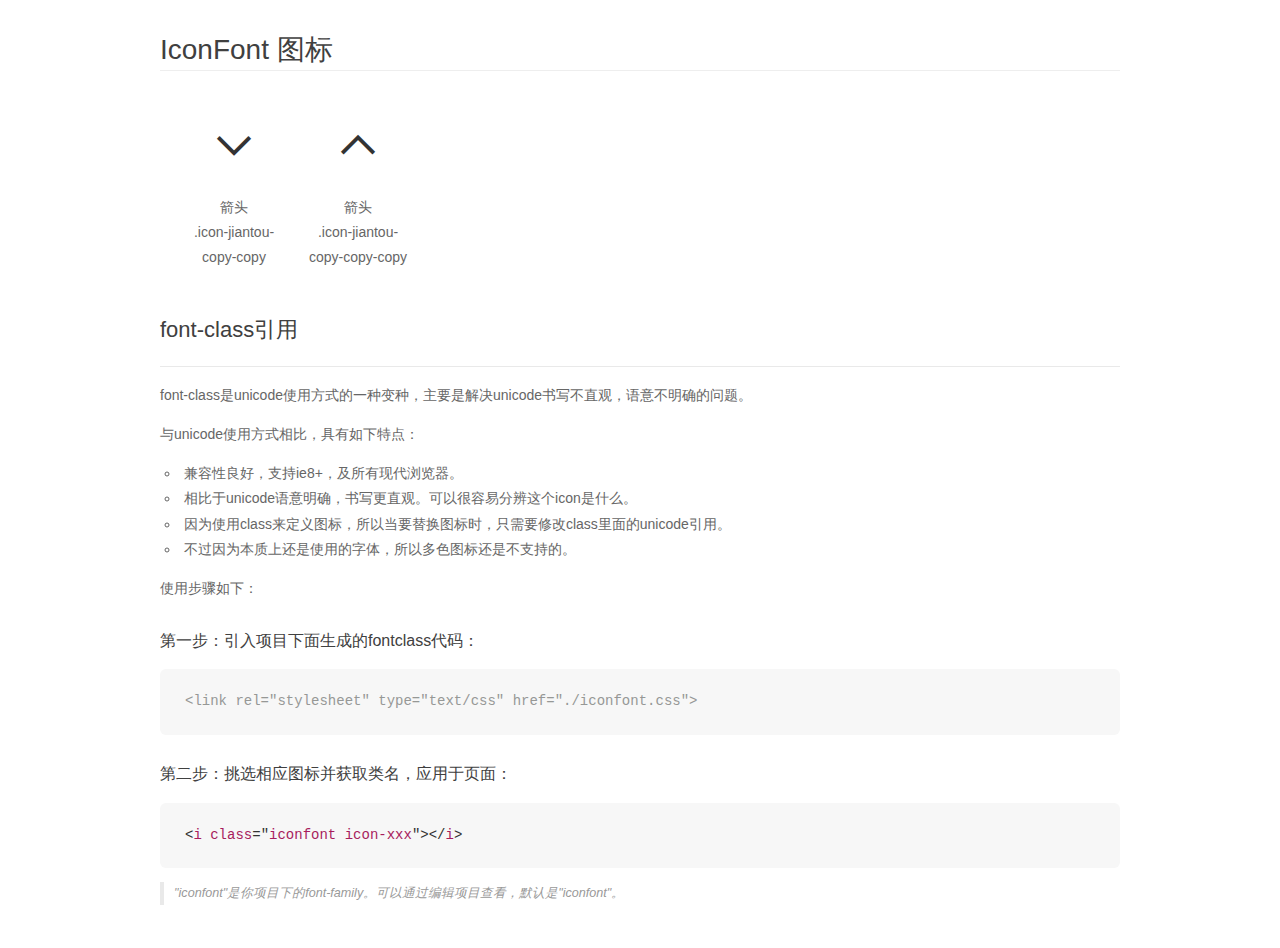
<file: font_jiantou/demo_fontclass.html>
<!DOCTYPE html>
<html>
<head>
    <meta charset="utf-8"/>
    <title>IconFont</title>
    <link rel="stylesheet" href="demo.css">
    <link rel="stylesheet" href="iconfont.css">
</head>
<body>
    <div class="main markdown">
        <h1>IconFont 图标</h1>
        <ul class="icon_lists clear">
            
                <li>
                <i class="icon iconfont icon-jiantou-copy-copy"></i>
                    <div class="name">箭头</div>
                    <div class="fontclass">.icon-jiantou-copy-copy</div>
                </li>
            
                <li>
                <i class="icon iconfont icon-jiantou-copy-copy-copy"></i>
                    <div class="name">箭头</div>
                    <div class="fontclass">.icon-jiantou-copy-copy-copy</div>
                </li>
            
        </ul>

        <h2 id="font-class-">font-class引用</h2>
        <hr>

        <p>font-class是unicode使用方式的一种变种，主要是解决unicode书写不直观，语意不明确的问题。</p>
        <p>与unicode使用方式相比，具有如下特点：</p>
        <ul>
        <li>兼容性良好，支持ie8+，及所有现代浏览器。</li>
        <li>相比于unicode语意明确，书写更直观。可以很容易分辨这个icon是什么。</li>
        <li>因为使用class来定义图标，所以当要替换图标时，只需要修改class里面的unicode引用。</li>
        <li>不过因为本质上还是使用的字体，所以多色图标还是不支持的。</li>
        </ul>
        <p>使用步骤如下：</p>
        <h3 id="-fontclass-">第一步：引入项目下面生成的fontclass代码：</h3>


        <pre><code class="lang-js hljs javascript"><span class="hljs-comment">&lt;link rel="stylesheet" type="text/css" href="./iconfont.css"&gt;</span></code></pre>
        <h3 id="-">第二步：挑选相应图标并获取类名，应用于页面：</h3>
        <pre><code class="lang-css hljs">&lt;<span class="hljs-selector-tag">i</span> <span class="hljs-selector-tag">class</span>="<span class="hljs-selector-tag">iconfont</span> <span class="hljs-selector-tag">icon-xxx</span>"&gt;&lt;/<span class="hljs-selector-tag">i</span>&gt;</code></pre>
        <blockquote>
        <p>"iconfont"是你项目下的font-family。可以通过编辑项目查看，默认是"iconfont"。</p>
        </blockquote>
    </div>
</body>
</html>
</file>
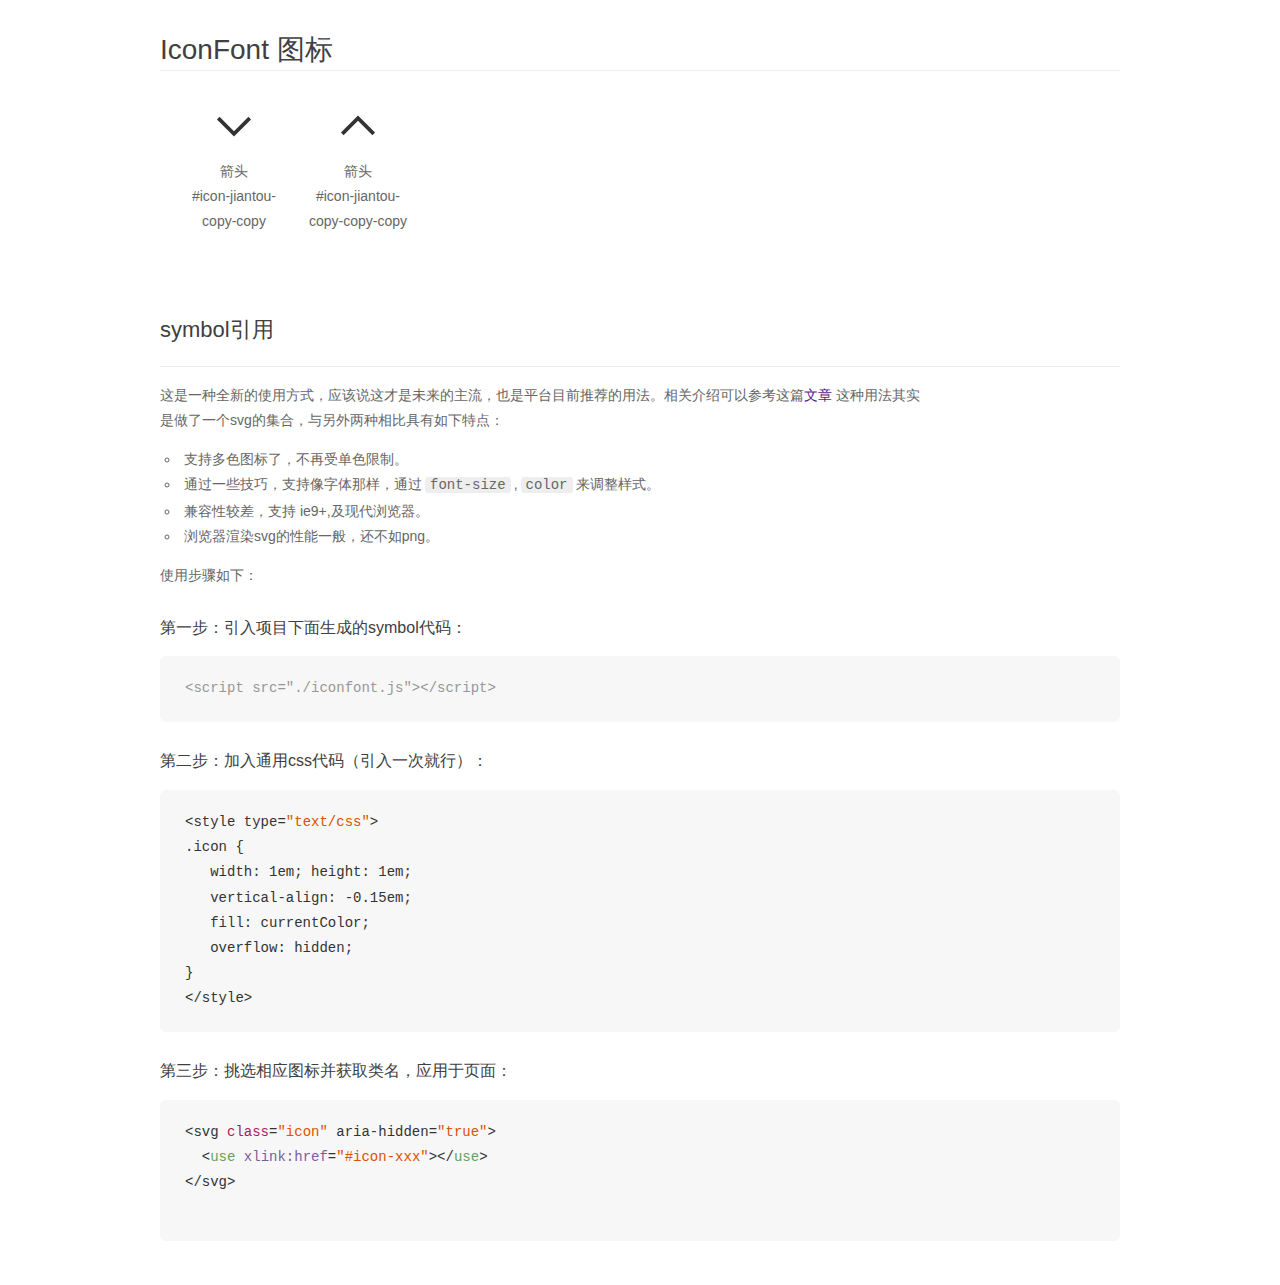
<file: font_jiantou/demo_symbol.html>
<!DOCTYPE html>
<html>
<head>
    <meta charset="utf-8"/>
    <title>IconFont</title>
    <link rel="stylesheet" href="demo.css">
    <script src="iconfont.js"></script>

    <style type="text/css">
        .icon {
          /* 通过设置 font-size 来改变图标大小 */
          width: 1em; height: 1em;
          /* 图标和文字相邻时，垂直对齐 */
          vertical-align: -0.15em;
          /* 通过设置 color 来改变 SVG 的颜色/fill */
          fill: currentColor;
          /* path 和 stroke 溢出 viewBox 部分在 IE 下会显示
             normalize.css 中也包含这行 */
          overflow: hidden;
        }

    </style>
</head>
<body>
    <div class="main markdown">
        <h1>IconFont 图标</h1>
        <ul class="icon_lists clear">
            
                <li>
                    <svg class="icon" aria-hidden="true">
                        <use xlink:href="#icon-jiantou-copy-copy"></use>
                    </svg>
                    <div class="name">箭头</div>
                    <div class="fontclass">#icon-jiantou-copy-copy</div>
                </li>
            
                <li>
                    <svg class="icon" aria-hidden="true">
                        <use xlink:href="#icon-jiantou-copy-copy-copy"></use>
                    </svg>
                    <div class="name">箭头</div>
                    <div class="fontclass">#icon-jiantou-copy-copy-copy</div>
                </li>
            
        </ul>


        <h2 id="symbol-">symbol引用</h2>
        <hr>

        <p>这是一种全新的使用方式，应该说这才是未来的主流，也是平台目前推荐的用法。相关介绍可以参考这篇<a href="">文章</a>
        这种用法其实是做了一个svg的集合，与另外两种相比具有如下特点：</p>
        <ul>
          <li>支持多色图标了，不再受单色限制。</li>
          <li>通过一些技巧，支持像字体那样，通过<code>font-size</code>,<code>color</code>来调整样式。</li>
          <li>兼容性较差，支持 ie9+,及现代浏览器。</li>
          <li>浏览器渲染svg的性能一般，还不如png。</li>
        </ul>
        <p>使用步骤如下：</p>
        <h3 id="-symbol-">第一步：引入项目下面生成的symbol代码：</h3>
        <pre><code class="lang-js hljs javascript"><span class="hljs-comment">&lt;script src="./iconfont.js"&gt;&lt;/script&gt;</span></code></pre>
        <h3 id="-css-">第二步：加入通用css代码（引入一次就行）：</h3>
        <pre><code class="lang-js hljs javascript">&lt;style type=<span class="hljs-string">"text/css"</span>&gt;
.icon {
   width: <span class="hljs-number">1</span>em; height: <span class="hljs-number">1</span>em;
   vertical-align: <span class="hljs-number">-0.15</span>em;
   fill: currentColor;
   overflow: hidden;
}
&lt;<span class="hljs-regexp">/style&gt;</span></code></pre>
        <h3 id="-">第三步：挑选相应图标并获取类名，应用于页面：</h3>
        <pre><code class="lang-js hljs javascript">&lt;svg <span class="hljs-class"><span class="hljs-keyword">class</span></span>=<span class="hljs-string">"icon"</span> aria-hidden=<span class="hljs-string">"true"</span>&gt;<span class="xml"><span class="hljs-tag">
  &lt;<span class="hljs-name">use</span> <span class="hljs-attr">xlink:href</span>=<span class="hljs-string">"#icon-xxx"</span>&gt;</span><span class="hljs-tag">&lt;/<span class="hljs-name">use</span>&gt;</span>
</span>&lt;<span class="hljs-regexp">/svg&gt;
        </span></code></pre>
    </div>
</body>
</html>
</file>
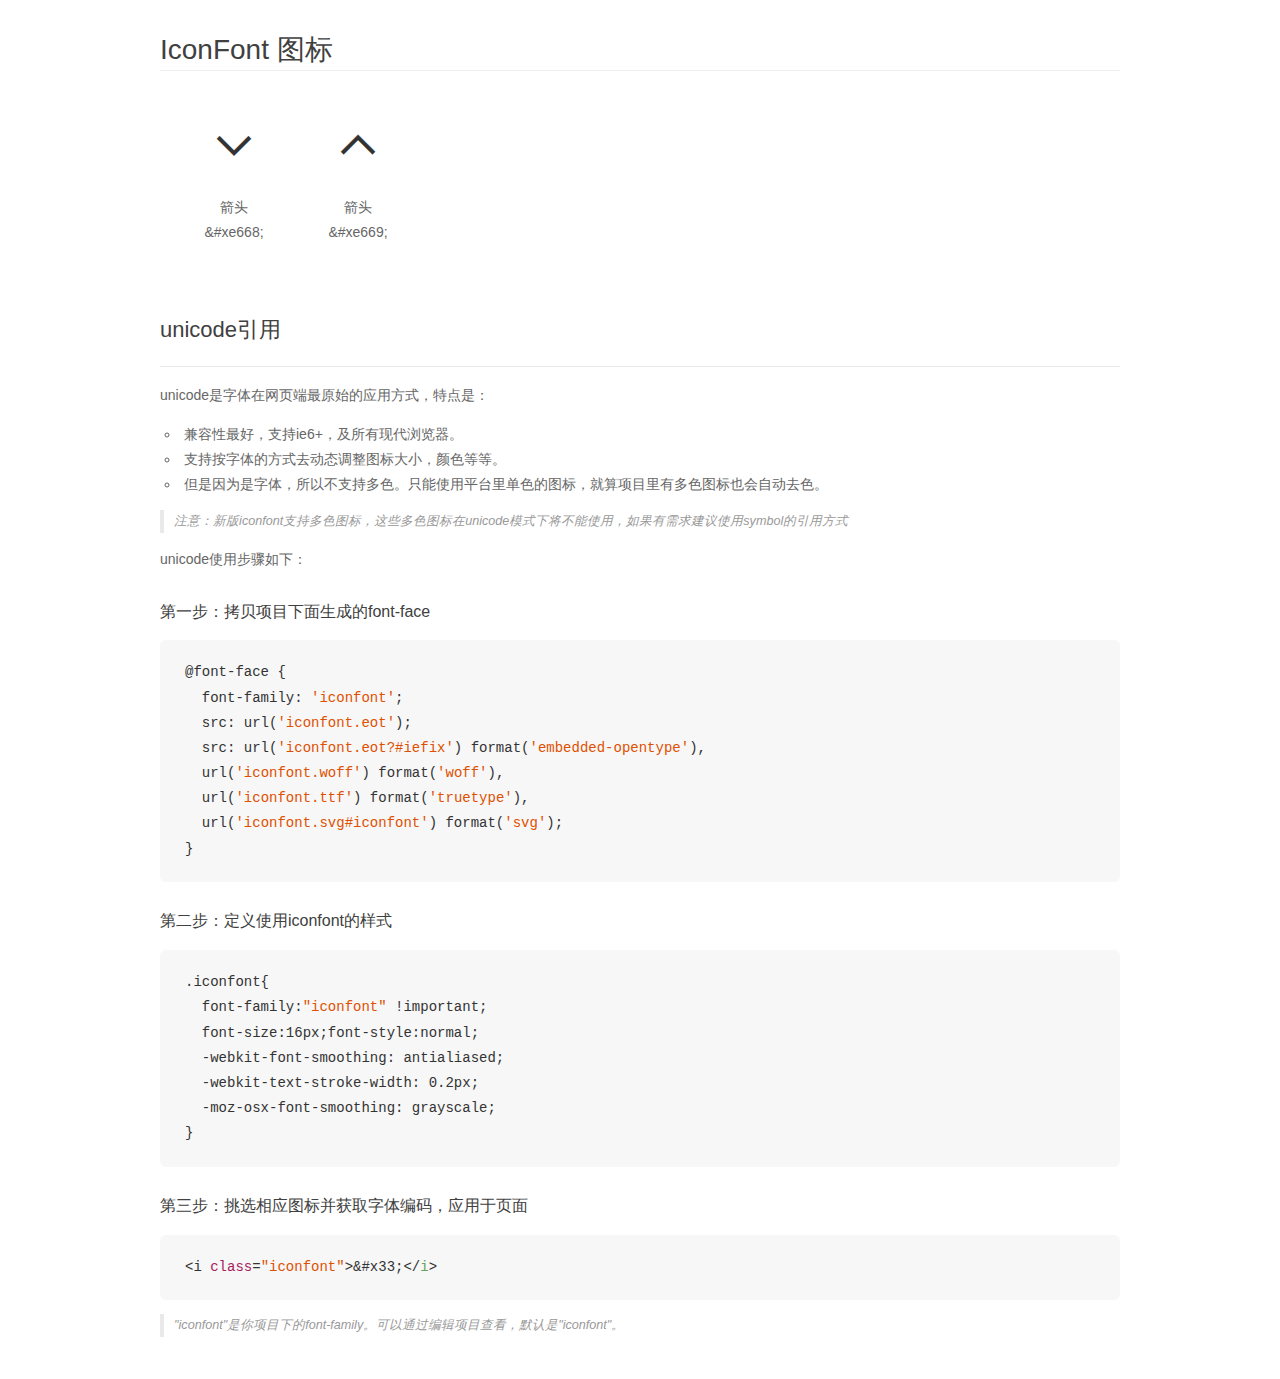
<file: font_jiantou/demo_unicode.html>
<!DOCTYPE html>
<html>
<head>
    <meta charset="utf-8"/>
    <title>IconFont</title>
    <link rel="stylesheet" href="demo.css">

    <style type="text/css">

        @font-face {font-family: "iconfont";
          src: url('iconfont.eot'); /* IE9*/
          src: url('iconfont.eot#iefix') format('embedded-opentype'), /* IE6-IE8 */
          url('iconfont.woff') format('woff'), /* chrome, firefox */
          url('iconfont.ttf') format('truetype'), /* chrome, firefox, opera, Safari, Android, iOS 4.2+*/
          url('iconfont.svg#iconfont') format('svg'); /* iOS 4.1- */
        }

        .iconfont {
          font-family:"iconfont" !important;
          font-size:16px;
          font-style:normal;
          -webkit-font-smoothing: antialiased;
          -webkit-text-stroke-width: 0.2px;
          -moz-osx-font-smoothing: grayscale;
        }

    </style>
</head>
<body>
    <div class="main markdown">
        <h1>IconFont 图标</h1>
        <ul class="icon_lists clear">
            
                <li>
                <i class="icon iconfont">&#xe668;</i>
                    <div class="name">箭头</div>
                    <div class="code">&amp;#xe668;</div>
                </li>
            
                <li>
                <i class="icon iconfont">&#xe669;</i>
                    <div class="name">箭头</div>
                    <div class="code">&amp;#xe669;</div>
                </li>
            
        </ul>
        <h2 id="unicode-">unicode引用</h2>
        <hr>

        <p>unicode是字体在网页端最原始的应用方式，特点是：</p>
        <ul>
        <li>兼容性最好，支持ie6+，及所有现代浏览器。</li>
        <li>支持按字体的方式去动态调整图标大小，颜色等等。</li>
        <li>但是因为是字体，所以不支持多色。只能使用平台里单色的图标，就算项目里有多色图标也会自动去色。</li>
        </ul>
        <blockquote>
        <p>注意：新版iconfont支持多色图标，这些多色图标在unicode模式下将不能使用，如果有需求建议使用symbol的引用方式</p>
        </blockquote>
        <p>unicode使用步骤如下：</p>
        <h3 id="-font-face">第一步：拷贝项目下面生成的font-face</h3>
        <pre><code class="lang-js hljs javascript">@font-face {
  font-family: <span class="hljs-string">'iconfont'</span>;
  src: url(<span class="hljs-string">'iconfont.eot'</span>);
  src: url(<span class="hljs-string">'iconfont.eot?#iefix'</span>) format(<span class="hljs-string">'embedded-opentype'</span>),
  url(<span class="hljs-string">'iconfont.woff'</span>) format(<span class="hljs-string">'woff'</span>),
  url(<span class="hljs-string">'iconfont.ttf'</span>) format(<span class="hljs-string">'truetype'</span>),
  url(<span class="hljs-string">'iconfont.svg#iconfont'</span>) format(<span class="hljs-string">'svg'</span>);
}
</code></pre>
        <h3 id="-iconfont-">第二步：定义使用iconfont的样式</h3>
        <pre><code class="lang-js hljs javascript">.iconfont{
  font-family:<span class="hljs-string">"iconfont"</span> !important;
  font-size:<span class="hljs-number">16</span>px;font-style:normal;
  -webkit-font-smoothing: antialiased;
  -webkit-text-stroke-width: <span class="hljs-number">0.2</span>px;
  -moz-osx-font-smoothing: grayscale;
}
</code></pre>
        <h3 id="-">第三步：挑选相应图标并获取字体编码，应用于页面</h3>
        <pre><code class="lang-js hljs javascript">&lt;i <span class="hljs-class"><span class="hljs-keyword">class</span></span>=<span class="hljs-string">"iconfont"</span>&gt;&amp;#x33;<span class="xml"><span class="hljs-tag">&lt;/<span class="hljs-name">i</span>&gt;</span></span></code></pre>

        <blockquote>
        <p>"iconfont"是你项目下的font-family。可以通过编辑项目查看，默认是"iconfont"。</p>
        </blockquote>
    </div>


</body>
</html>
</file>
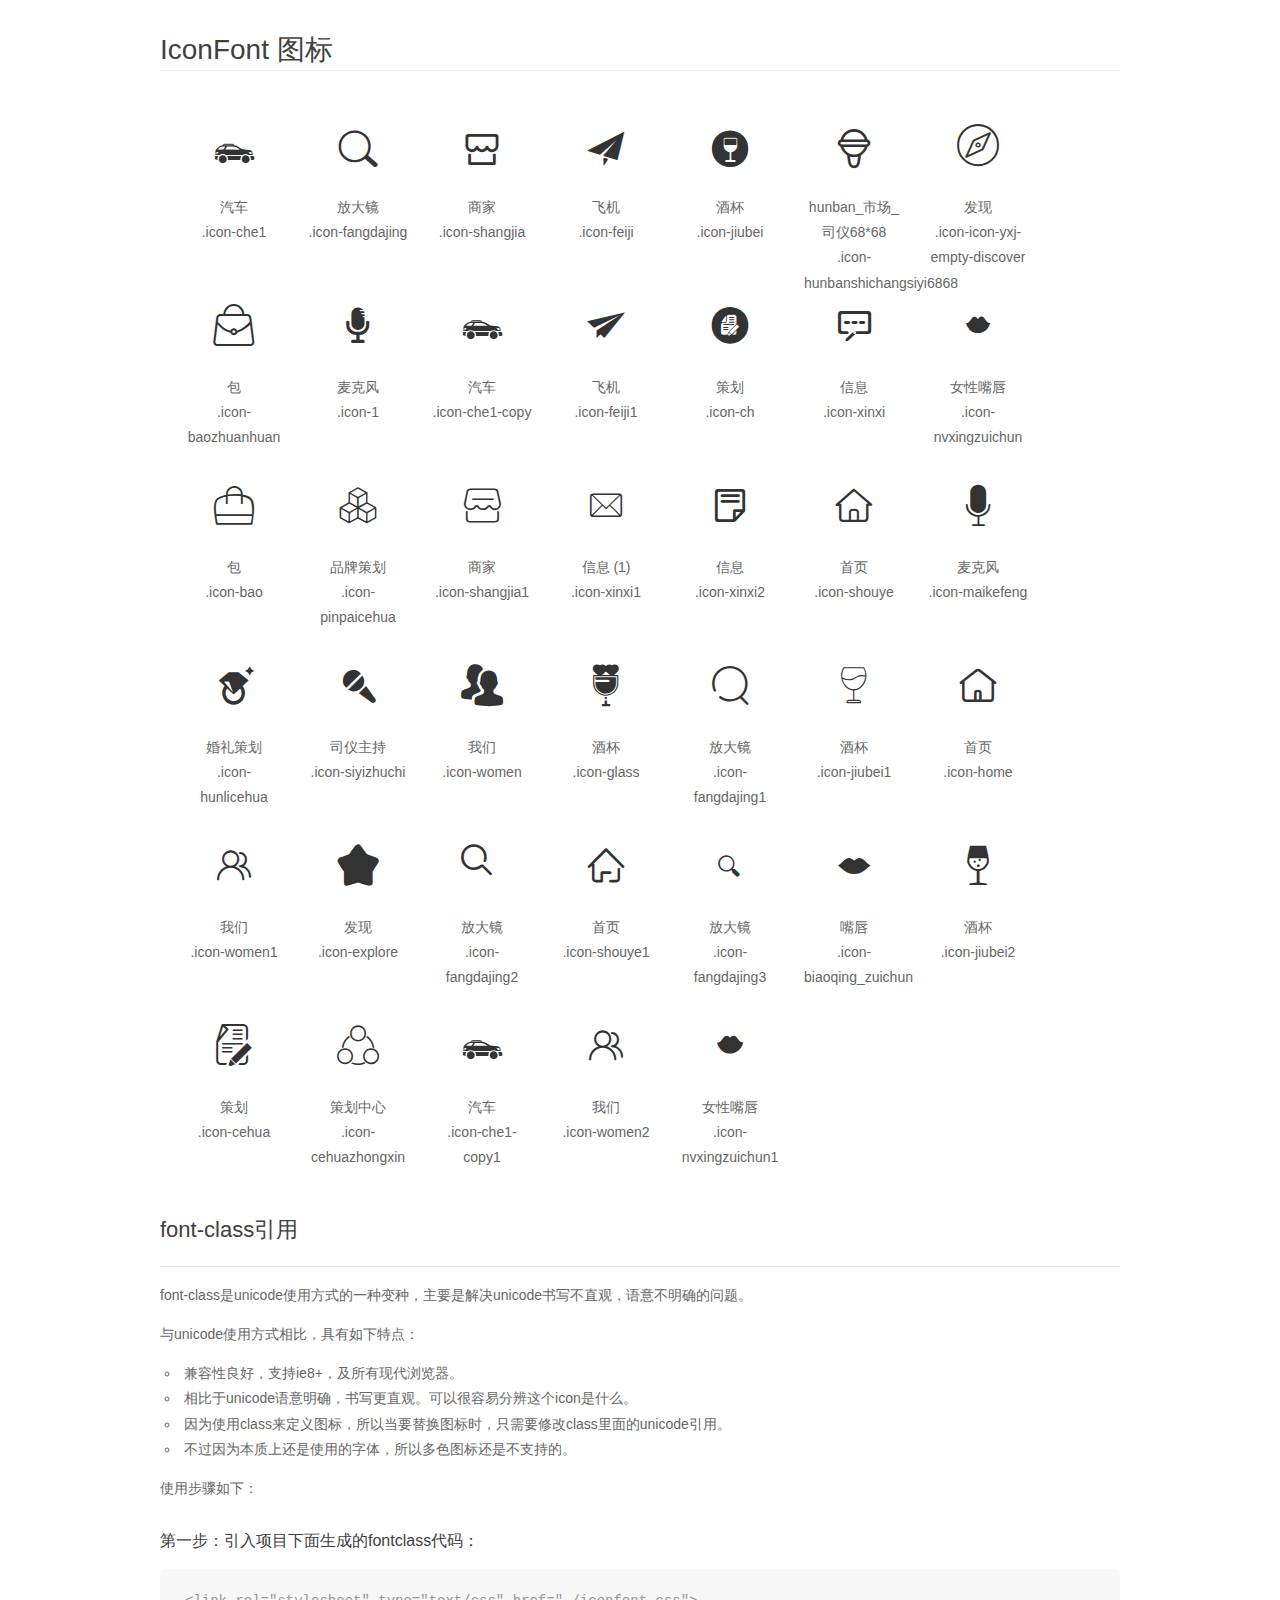
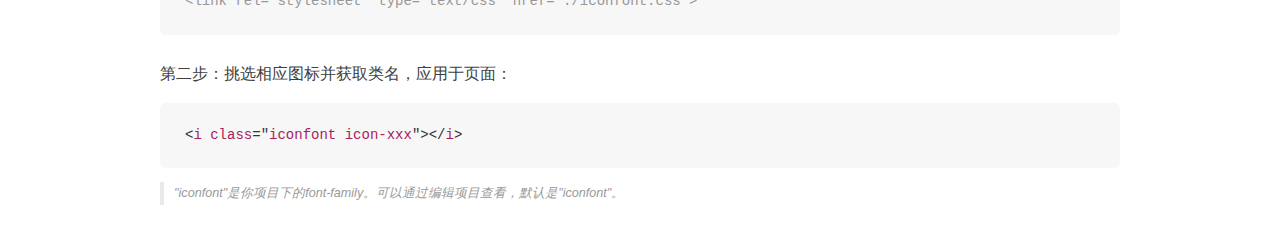
<file: iconfont/demo_fontclass.html>
<!DOCTYPE html>
<html>
<head>
    <meta charset="utf-8"/>
    <title>IconFont</title>
    <link rel="stylesheet" href="demo.css">
    <link rel="stylesheet" href="iconfont.css">
</head>
<body>
    <div class="main markdown">
        <h1>IconFont 图标</h1>
        <ul class="icon_lists clear">
            
                <li>
                <i class="icon iconfont icon-che1"></i>
                    <div class="name">汽车</div>
                    <div class="fontclass">.icon-che1</div>
                </li>
            
                <li>
                <i class="icon iconfont icon-fangdajing"></i>
                    <div class="name">放大镜</div>
                    <div class="fontclass">.icon-fangdajing</div>
                </li>
            
                <li>
                <i class="icon iconfont icon-shangjia"></i>
                    <div class="name">商家</div>
                    <div class="fontclass">.icon-shangjia</div>
                </li>
            
                <li>
                <i class="icon iconfont icon-feiji"></i>
                    <div class="name">飞机</div>
                    <div class="fontclass">.icon-feiji</div>
                </li>
            
                <li>
                <i class="icon iconfont icon-jiubei"></i>
                    <div class="name">酒杯</div>
                    <div class="fontclass">.icon-jiubei</div>
                </li>
            
                <li>
                <i class="icon iconfont icon-hunbanshichangsiyi6868"></i>
                    <div class="name">hunban_市场_司仪68*68</div>
                    <div class="fontclass">.icon-hunbanshichangsiyi6868</div>
                </li>
            
                <li>
                <i class="icon iconfont icon-icon-yxj-empty-discover"></i>
                    <div class="name">发现</div>
                    <div class="fontclass">.icon-icon-yxj-empty-discover</div>
                </li>
            
                <li>
                <i class="icon iconfont icon-baozhuanhuan"></i>
                    <div class="name">包</div>
                    <div class="fontclass">.icon-baozhuanhuan</div>
                </li>
            
                <li>
                <i class="icon iconfont icon-1"></i>
                    <div class="name">麦克风</div>
                    <div class="fontclass">.icon-1</div>
                </li>
            
                <li>
                <i class="icon iconfont icon-che1-copy"></i>
                    <div class="name">汽车</div>
                    <div class="fontclass">.icon-che1-copy</div>
                </li>
            
                <li>
                <i class="icon iconfont icon-feiji1"></i>
                    <div class="name">飞机</div>
                    <div class="fontclass">.icon-feiji1</div>
                </li>
            
                <li>
                <i class="icon iconfont icon-ch"></i>
                    <div class="name">策划</div>
                    <div class="fontclass">.icon-ch</div>
                </li>
            
                <li>
                <i class="icon iconfont icon-xinxi"></i>
                    <div class="name">信息</div>
                    <div class="fontclass">.icon-xinxi</div>
                </li>
            
                <li>
                <i class="icon iconfont icon-nvxingzuichun"></i>
                    <div class="name">女性嘴唇</div>
                    <div class="fontclass">.icon-nvxingzuichun</div>
                </li>
            
                <li>
                <i class="icon iconfont icon-bao"></i>
                    <div class="name">包</div>
                    <div class="fontclass">.icon-bao</div>
                </li>
            
                <li>
                <i class="icon iconfont icon-pinpaicehua"></i>
                    <div class="name">品牌策划</div>
                    <div class="fontclass">.icon-pinpaicehua</div>
                </li>
            
                <li>
                <i class="icon iconfont icon-shangjia1"></i>
                    <div class="name">商家</div>
                    <div class="fontclass">.icon-shangjia1</div>
                </li>
            
                <li>
                <i class="icon iconfont icon-xinxi1"></i>
                    <div class="name">信息 (1)</div>
                    <div class="fontclass">.icon-xinxi1</div>
                </li>
            
                <li>
                <i class="icon iconfont icon-xinxi2"></i>
                    <div class="name">信息</div>
                    <div class="fontclass">.icon-xinxi2</div>
                </li>
            
                <li>
                <i class="icon iconfont icon-shouye"></i>
                    <div class="name">首页</div>
                    <div class="fontclass">.icon-shouye</div>
                </li>
            
                <li>
                <i class="icon iconfont icon-maikefeng"></i>
                    <div class="name">麦克风</div>
                    <div class="fontclass">.icon-maikefeng</div>
                </li>
            
                <li>
                <i class="icon iconfont icon-hunlicehua"></i>
                    <div class="name">婚礼策划</div>
                    <div class="fontclass">.icon-hunlicehua</div>
                </li>
            
                <li>
                <i class="icon iconfont icon-siyizhuchi"></i>
                    <div class="name">司仪主持</div>
                    <div class="fontclass">.icon-siyizhuchi</div>
                </li>
            
                <li>
                <i class="icon iconfont icon-women"></i>
                    <div class="name">我们</div>
                    <div class="fontclass">.icon-women</div>
                </li>
            
                <li>
                <i class="icon iconfont icon-glass"></i>
                    <div class="name">酒杯</div>
                    <div class="fontclass">.icon-glass</div>
                </li>
            
                <li>
                <i class="icon iconfont icon-fangdajing1"></i>
                    <div class="name">放大镜</div>
                    <div class="fontclass">.icon-fangdajing1</div>
                </li>
            
                <li>
                <i class="icon iconfont icon-jiubei1"></i>
                    <div class="name">酒杯</div>
                    <div class="fontclass">.icon-jiubei1</div>
                </li>
            
                <li>
                <i class="icon iconfont icon-home"></i>
                    <div class="name">首页</div>
                    <div class="fontclass">.icon-home</div>
                </li>
            
                <li>
                <i class="icon iconfont icon-women1"></i>
                    <div class="name">我们</div>
                    <div class="fontclass">.icon-women1</div>
                </li>
            
                <li>
                <i class="icon iconfont icon-explore"></i>
                    <div class="name">发现</div>
                    <div class="fontclass">.icon-explore</div>
                </li>
            
                <li>
                <i class="icon iconfont icon-fangdajing2"></i>
                    <div class="name">放大镜</div>
                    <div class="fontclass">.icon-fangdajing2</div>
                </li>
            
                <li>
                <i class="icon iconfont icon-shouye1"></i>
                    <div class="name">首页</div>
                    <div class="fontclass">.icon-shouye1</div>
                </li>
            
                <li>
                <i class="icon iconfont icon-fangdajing3"></i>
                    <div class="name">放大镜</div>
                    <div class="fontclass">.icon-fangdajing3</div>
                </li>
            
                <li>
                <i class="icon iconfont icon-biaoqing_zuichun"></i>
                    <div class="name">嘴唇</div>
                    <div class="fontclass">.icon-biaoqing_zuichun</div>
                </li>
            
                <li>
                <i class="icon iconfont icon-jiubei2"></i>
                    <div class="name">酒杯</div>
                    <div class="fontclass">.icon-jiubei2</div>
                </li>
            
                <li>
                <i class="icon iconfont icon-cehua"></i>
                    <div class="name">策划</div>
                    <div class="fontclass">.icon-cehua</div>
                </li>
            
                <li>
                <i class="icon iconfont icon-cehuazhongxin"></i>
                    <div class="name">策划中心</div>
                    <div class="fontclass">.icon-cehuazhongxin</div>
                </li>
            
                <li>
                <i class="icon iconfont icon-che1-copy1"></i>
                    <div class="name">汽车</div>
                    <div class="fontclass">.icon-che1-copy1</div>
                </li>
            
                <li>
                <i class="icon iconfont icon-women2"></i>
                    <div class="name">我们</div>
                    <div class="fontclass">.icon-women2</div>
                </li>
            
                <li>
                <i class="icon iconfont icon-nvxingzuichun1"></i>
                    <div class="name">女性嘴唇</div>
                    <div class="fontclass">.icon-nvxingzuichun1</div>
                </li>
            
        </ul>

        <h2 id="font-class-">font-class引用</h2>
        <hr>

        <p>font-class是unicode使用方式的一种变种，主要是解决unicode书写不直观，语意不明确的问题。</p>
        <p>与unicode使用方式相比，具有如下特点：</p>
        <ul>
        <li>兼容性良好，支持ie8+，及所有现代浏览器。</li>
        <li>相比于unicode语意明确，书写更直观。可以很容易分辨这个icon是什么。</li>
        <li>因为使用class来定义图标，所以当要替换图标时，只需要修改class里面的unicode引用。</li>
        <li>不过因为本质上还是使用的字体，所以多色图标还是不支持的。</li>
        </ul>
        <p>使用步骤如下：</p>
        <h3 id="-fontclass-">第一步：引入项目下面生成的fontclass代码：</h3>


        <pre><code class="lang-js hljs javascript"><span class="hljs-comment">&lt;link rel="stylesheet" type="text/css" href="./iconfont.css"&gt;</span></code></pre>
        <h3 id="-">第二步：挑选相应图标并获取类名，应用于页面：</h3>
        <pre><code class="lang-css hljs">&lt;<span class="hljs-selector-tag">i</span> <span class="hljs-selector-tag">class</span>="<span class="hljs-selector-tag">iconfont</span> <span class="hljs-selector-tag">icon-xxx</span>"&gt;&lt;/<span class="hljs-selector-tag">i</span>&gt;</code></pre>
        <blockquote>
        <p>"iconfont"是你项目下的font-family。可以通过编辑项目查看，默认是"iconfont"。</p>
        </blockquote>
    </div>
</body>
</html>
</file>
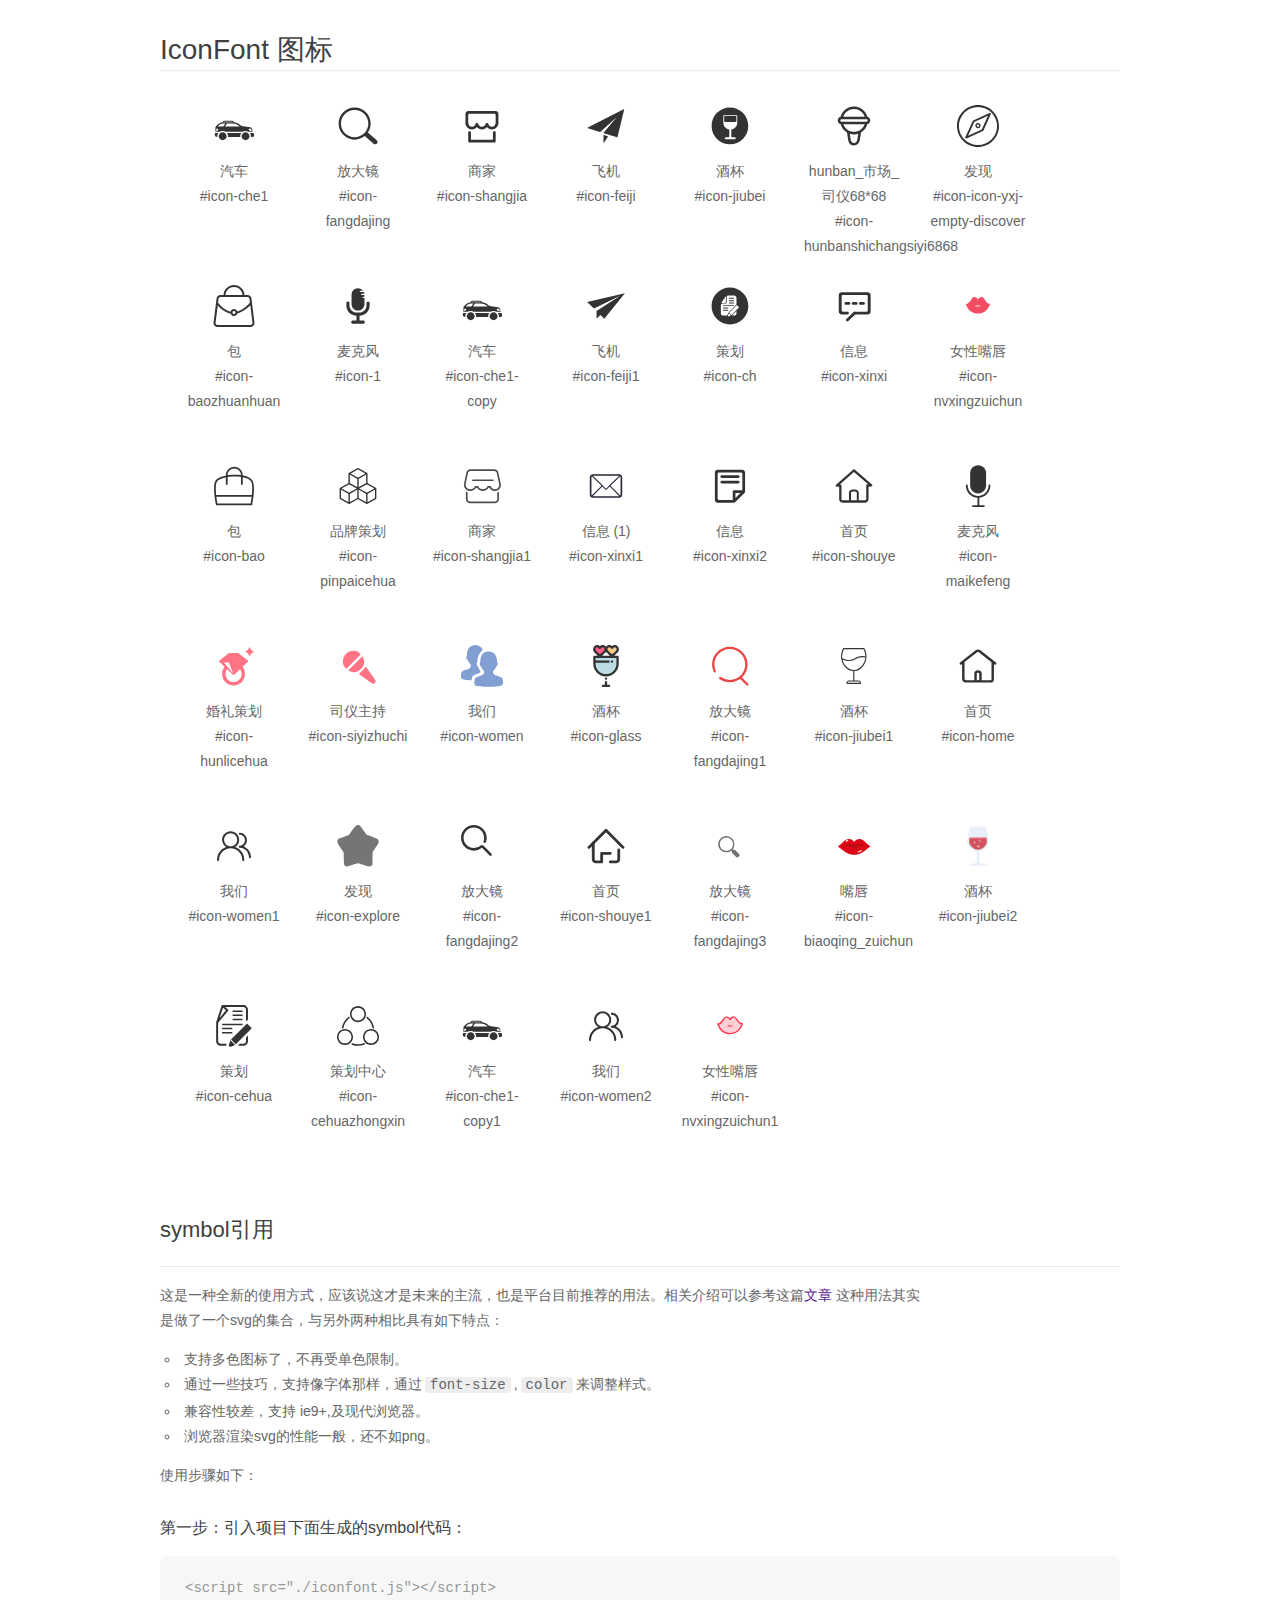
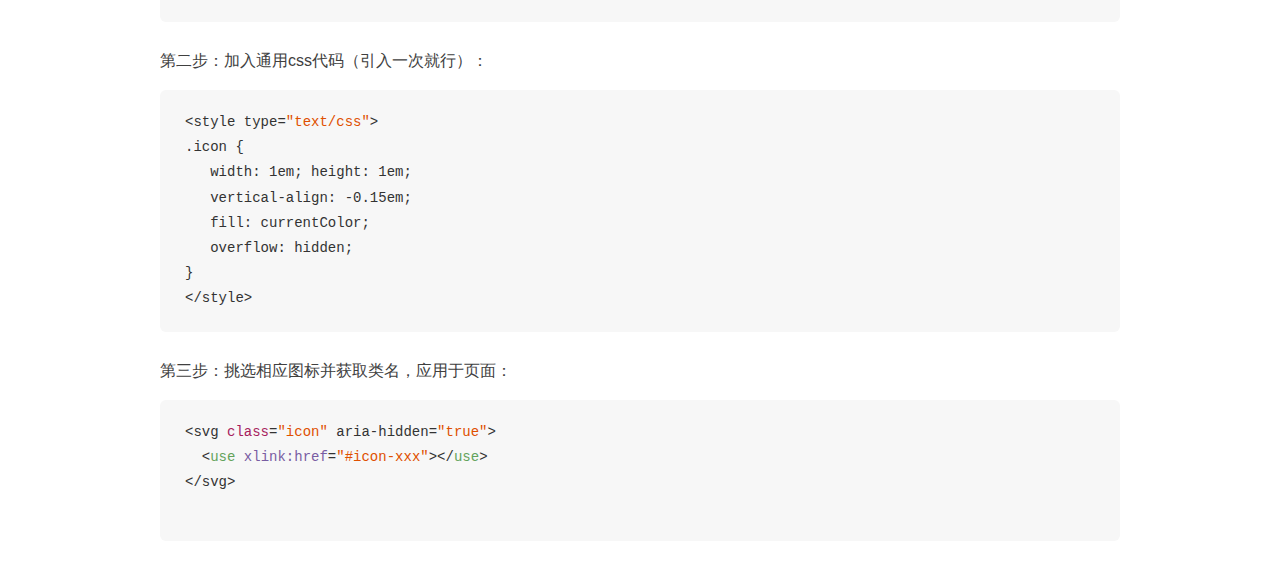
<file: iconfont/demo_symbol.html>
<!DOCTYPE html>
<html>
<head>
    <meta charset="utf-8"/>
    <title>IconFont</title>
    <link rel="stylesheet" href="demo.css">
    <script src="iconfont.js"></script>

    <style type="text/css">
        .icon {
          /* 通过设置 font-size 来改变图标大小 */
          width: 1em; height: 1em;
          /* 图标和文字相邻时，垂直对齐 */
          vertical-align: -0.15em;
          /* 通过设置 color 来改变 SVG 的颜色/fill */
          fill: currentColor;
          /* path 和 stroke 溢出 viewBox 部分在 IE 下会显示
             normalize.css 中也包含这行 */
          overflow: hidden;
        }

    </style>
</head>
<body>
    <div class="main markdown">
        <h1>IconFont 图标</h1>
        <ul class="icon_lists clear">
            
                <li>
                    <svg class="icon" aria-hidden="true">
                        <use xlink:href="#icon-che1"></use>
                    </svg>
                    <div class="name">汽车</div>
                    <div class="fontclass">#icon-che1</div>
                </li>
            
                <li>
                    <svg class="icon" aria-hidden="true">
                        <use xlink:href="#icon-fangdajing"></use>
                    </svg>
                    <div class="name">放大镜</div>
                    <div class="fontclass">#icon-fangdajing</div>
                </li>
            
                <li>
                    <svg class="icon" aria-hidden="true">
                        <use xlink:href="#icon-shangjia"></use>
                    </svg>
                    <div class="name">商家</div>
                    <div class="fontclass">#icon-shangjia</div>
                </li>
            
                <li>
                    <svg class="icon" aria-hidden="true">
                        <use xlink:href="#icon-feiji"></use>
                    </svg>
                    <div class="name">飞机</div>
                    <div class="fontclass">#icon-feiji</div>
                </li>
            
                <li>
                    <svg class="icon" aria-hidden="true">
                        <use xlink:href="#icon-jiubei"></use>
                    </svg>
                    <div class="name">酒杯</div>
                    <div class="fontclass">#icon-jiubei</div>
                </li>
            
                <li>
                    <svg class="icon" aria-hidden="true">
                        <use xlink:href="#icon-hunbanshichangsiyi6868"></use>
                    </svg>
                    <div class="name">hunban_市场_司仪68*68</div>
                    <div class="fontclass">#icon-hunbanshichangsiyi6868</div>
                </li>
            
                <li>
                    <svg class="icon" aria-hidden="true">
                        <use xlink:href="#icon-icon-yxj-empty-discover"></use>
                    </svg>
                    <div class="name">发现</div>
                    <div class="fontclass">#icon-icon-yxj-empty-discover</div>
                </li>
            
                <li>
                    <svg class="icon" aria-hidden="true">
                        <use xlink:href="#icon-baozhuanhuan"></use>
                    </svg>
                    <div class="name">包</div>
                    <div class="fontclass">#icon-baozhuanhuan</div>
                </li>
            
                <li>
                    <svg class="icon" aria-hidden="true">
                        <use xlink:href="#icon-1"></use>
                    </svg>
                    <div class="name">麦克风</div>
                    <div class="fontclass">#icon-1</div>
                </li>
            
                <li>
                    <svg class="icon" aria-hidden="true">
                        <use xlink:href="#icon-che1-copy"></use>
                    </svg>
                    <div class="name">汽车</div>
                    <div class="fontclass">#icon-che1-copy</div>
                </li>
            
                <li>
                    <svg class="icon" aria-hidden="true">
                        <use xlink:href="#icon-feiji1"></use>
                    </svg>
                    <div class="name">飞机</div>
                    <div class="fontclass">#icon-feiji1</div>
                </li>
            
                <li>
                    <svg class="icon" aria-hidden="true">
                        <use xlink:href="#icon-ch"></use>
                    </svg>
                    <div class="name">策划</div>
                    <div class="fontclass">#icon-ch</div>
                </li>
            
                <li>
                    <svg class="icon" aria-hidden="true">
                        <use xlink:href="#icon-xinxi"></use>
                    </svg>
                    <div class="name">信息</div>
                    <div class="fontclass">#icon-xinxi</div>
                </li>
            
                <li>
                    <svg class="icon" aria-hidden="true">
                        <use xlink:href="#icon-nvxingzuichun"></use>
                    </svg>
                    <div class="name">女性嘴唇</div>
                    <div class="fontclass">#icon-nvxingzuichun</div>
                </li>
            
                <li>
                    <svg class="icon" aria-hidden="true">
                        <use xlink:href="#icon-bao"></use>
                    </svg>
                    <div class="name">包</div>
                    <div class="fontclass">#icon-bao</div>
                </li>
            
                <li>
                    <svg class="icon" aria-hidden="true">
                        <use xlink:href="#icon-pinpaicehua"></use>
                    </svg>
                    <div class="name">品牌策划</div>
                    <div class="fontclass">#icon-pinpaicehua</div>
                </li>
            
                <li>
                    <svg class="icon" aria-hidden="true">
                        <use xlink:href="#icon-shangjia1"></use>
                    </svg>
                    <div class="name">商家</div>
                    <div class="fontclass">#icon-shangjia1</div>
                </li>
            
                <li>
                    <svg class="icon" aria-hidden="true">
                        <use xlink:href="#icon-xinxi1"></use>
                    </svg>
                    <div class="name">信息 (1)</div>
                    <div class="fontclass">#icon-xinxi1</div>
                </li>
            
                <li>
                    <svg class="icon" aria-hidden="true">
                        <use xlink:href="#icon-xinxi2"></use>
                    </svg>
                    <div class="name">信息</div>
                    <div class="fontclass">#icon-xinxi2</div>
                </li>
            
                <li>
                    <svg class="icon" aria-hidden="true">
                        <use xlink:href="#icon-shouye"></use>
                    </svg>
                    <div class="name">首页</div>
                    <div class="fontclass">#icon-shouye</div>
                </li>
            
                <li>
                    <svg class="icon" aria-hidden="true">
                        <use xlink:href="#icon-maikefeng"></use>
                    </svg>
                    <div class="name">麦克风</div>
                    <div class="fontclass">#icon-maikefeng</div>
                </li>
            
                <li>
                    <svg class="icon" aria-hidden="true">
                        <use xlink:href="#icon-hunlicehua"></use>
                    </svg>
                    <div class="name">婚礼策划</div>
                    <div class="fontclass">#icon-hunlicehua</div>
                </li>
            
                <li>
                    <svg class="icon" aria-hidden="true">
                        <use xlink:href="#icon-siyizhuchi"></use>
                    </svg>
                    <div class="name">司仪主持</div>
                    <div class="fontclass">#icon-siyizhuchi</div>
                </li>
            
                <li>
                    <svg class="icon" aria-hidden="true">
                        <use xlink:href="#icon-women"></use>
                    </svg>
                    <div class="name">我们</div>
                    <div class="fontclass">#icon-women</div>
                </li>
            
                <li>
                    <svg class="icon" aria-hidden="true">
                        <use xlink:href="#icon-glass"></use>
                    </svg>
                    <div class="name">酒杯</div>
                    <div class="fontclass">#icon-glass</div>
                </li>
            
                <li>
                    <svg class="icon" aria-hidden="true">
                        <use xlink:href="#icon-fangdajing1"></use>
                    </svg>
                    <div class="name">放大镜</div>
                    <div class="fontclass">#icon-fangdajing1</div>
                </li>
            
                <li>
                    <svg class="icon" aria-hidden="true">
                        <use xlink:href="#icon-jiubei1"></use>
                    </svg>
                    <div class="name">酒杯</div>
                    <div class="fontclass">#icon-jiubei1</div>
                </li>
            
                <li>
                    <svg class="icon" aria-hidden="true">
                        <use xlink:href="#icon-home"></use>
                    </svg>
                    <div class="name">首页</div>
                    <div class="fontclass">#icon-home</div>
                </li>
            
                <li>
                    <svg class="icon" aria-hidden="true">
                        <use xlink:href="#icon-women1"></use>
                    </svg>
                    <div class="name">我们</div>
                    <div class="fontclass">#icon-women1</div>
                </li>
            
                <li>
                    <svg class="icon" aria-hidden="true">
                        <use xlink:href="#icon-explore"></use>
                    </svg>
                    <div class="name">发现</div>
                    <div class="fontclass">#icon-explore</div>
                </li>
            
                <li>
                    <svg class="icon" aria-hidden="true">
                        <use xlink:href="#icon-fangdajing2"></use>
                    </svg>
                    <div class="name">放大镜</div>
                    <div class="fontclass">#icon-fangdajing2</div>
                </li>
            
                <li>
                    <svg class="icon" aria-hidden="true">
                        <use xlink:href="#icon-shouye1"></use>
                    </svg>
                    <div class="name">首页</div>
                    <div class="fontclass">#icon-shouye1</div>
                </li>
            
                <li>
                    <svg class="icon" aria-hidden="true">
                        <use xlink:href="#icon-fangdajing3"></use>
                    </svg>
                    <div class="name">放大镜</div>
                    <div class="fontclass">#icon-fangdajing3</div>
                </li>
            
                <li>
                    <svg class="icon" aria-hidden="true">
                        <use xlink:href="#icon-biaoqing_zuichun"></use>
                    </svg>
                    <div class="name">嘴唇</div>
                    <div class="fontclass">#icon-biaoqing_zuichun</div>
                </li>
            
                <li>
                    <svg class="icon" aria-hidden="true">
                        <use xlink:href="#icon-jiubei2"></use>
                    </svg>
                    <div class="name">酒杯</div>
                    <div class="fontclass">#icon-jiubei2</div>
                </li>
            
                <li>
                    <svg class="icon" aria-hidden="true">
                        <use xlink:href="#icon-cehua"></use>
                    </svg>
                    <div class="name">策划</div>
                    <div class="fontclass">#icon-cehua</div>
                </li>
            
                <li>
                    <svg class="icon" aria-hidden="true">
                        <use xlink:href="#icon-cehuazhongxin"></use>
                    </svg>
                    <div class="name">策划中心</div>
                    <div class="fontclass">#icon-cehuazhongxin</div>
                </li>
            
                <li>
                    <svg class="icon" aria-hidden="true">
                        <use xlink:href="#icon-che1-copy1"></use>
                    </svg>
                    <div class="name">汽车</div>
                    <div class="fontclass">#icon-che1-copy1</div>
                </li>
            
                <li>
                    <svg class="icon" aria-hidden="true">
                        <use xlink:href="#icon-women2"></use>
                    </svg>
                    <div class="name">我们</div>
                    <div class="fontclass">#icon-women2</div>
                </li>
            
                <li>
                    <svg class="icon" aria-hidden="true">
                        <use xlink:href="#icon-nvxingzuichun1"></use>
                    </svg>
                    <div class="name">女性嘴唇</div>
                    <div class="fontclass">#icon-nvxingzuichun1</div>
                </li>
            
        </ul>


        <h2 id="symbol-">symbol引用</h2>
        <hr>

        <p>这是一种全新的使用方式，应该说这才是未来的主流，也是平台目前推荐的用法。相关介绍可以参考这篇<a href="">文章</a>
        这种用法其实是做了一个svg的集合，与另外两种相比具有如下特点：</p>
        <ul>
          <li>支持多色图标了，不再受单色限制。</li>
          <li>通过一些技巧，支持像字体那样，通过<code>font-size</code>,<code>color</code>来调整样式。</li>
          <li>兼容性较差，支持 ie9+,及现代浏览器。</li>
          <li>浏览器渲染svg的性能一般，还不如png。</li>
        </ul>
        <p>使用步骤如下：</p>
        <h3 id="-symbol-">第一步：引入项目下面生成的symbol代码：</h3>
        <pre><code class="lang-js hljs javascript"><span class="hljs-comment">&lt;script src="./iconfont.js"&gt;&lt;/script&gt;</span></code></pre>
        <h3 id="-css-">第二步：加入通用css代码（引入一次就行）：</h3>
        <pre><code class="lang-js hljs javascript">&lt;style type=<span class="hljs-string">"text/css"</span>&gt;
.icon {
   width: <span class="hljs-number">1</span>em; height: <span class="hljs-number">1</span>em;
   vertical-align: <span class="hljs-number">-0.15</span>em;
   fill: currentColor;
   overflow: hidden;
}
&lt;<span class="hljs-regexp">/style&gt;</span></code></pre>
        <h3 id="-">第三步：挑选相应图标并获取类名，应用于页面：</h3>
        <pre><code class="lang-js hljs javascript">&lt;svg <span class="hljs-class"><span class="hljs-keyword">class</span></span>=<span class="hljs-string">"icon"</span> aria-hidden=<span class="hljs-string">"true"</span>&gt;<span class="xml"><span class="hljs-tag">
  &lt;<span class="hljs-name">use</span> <span class="hljs-attr">xlink:href</span>=<span class="hljs-string">"#icon-xxx"</span>&gt;</span><span class="hljs-tag">&lt;/<span class="hljs-name">use</span>&gt;</span>
</span>&lt;<span class="hljs-regexp">/svg&gt;
        </span></code></pre>
    </div>
</body>
</html>
</file>
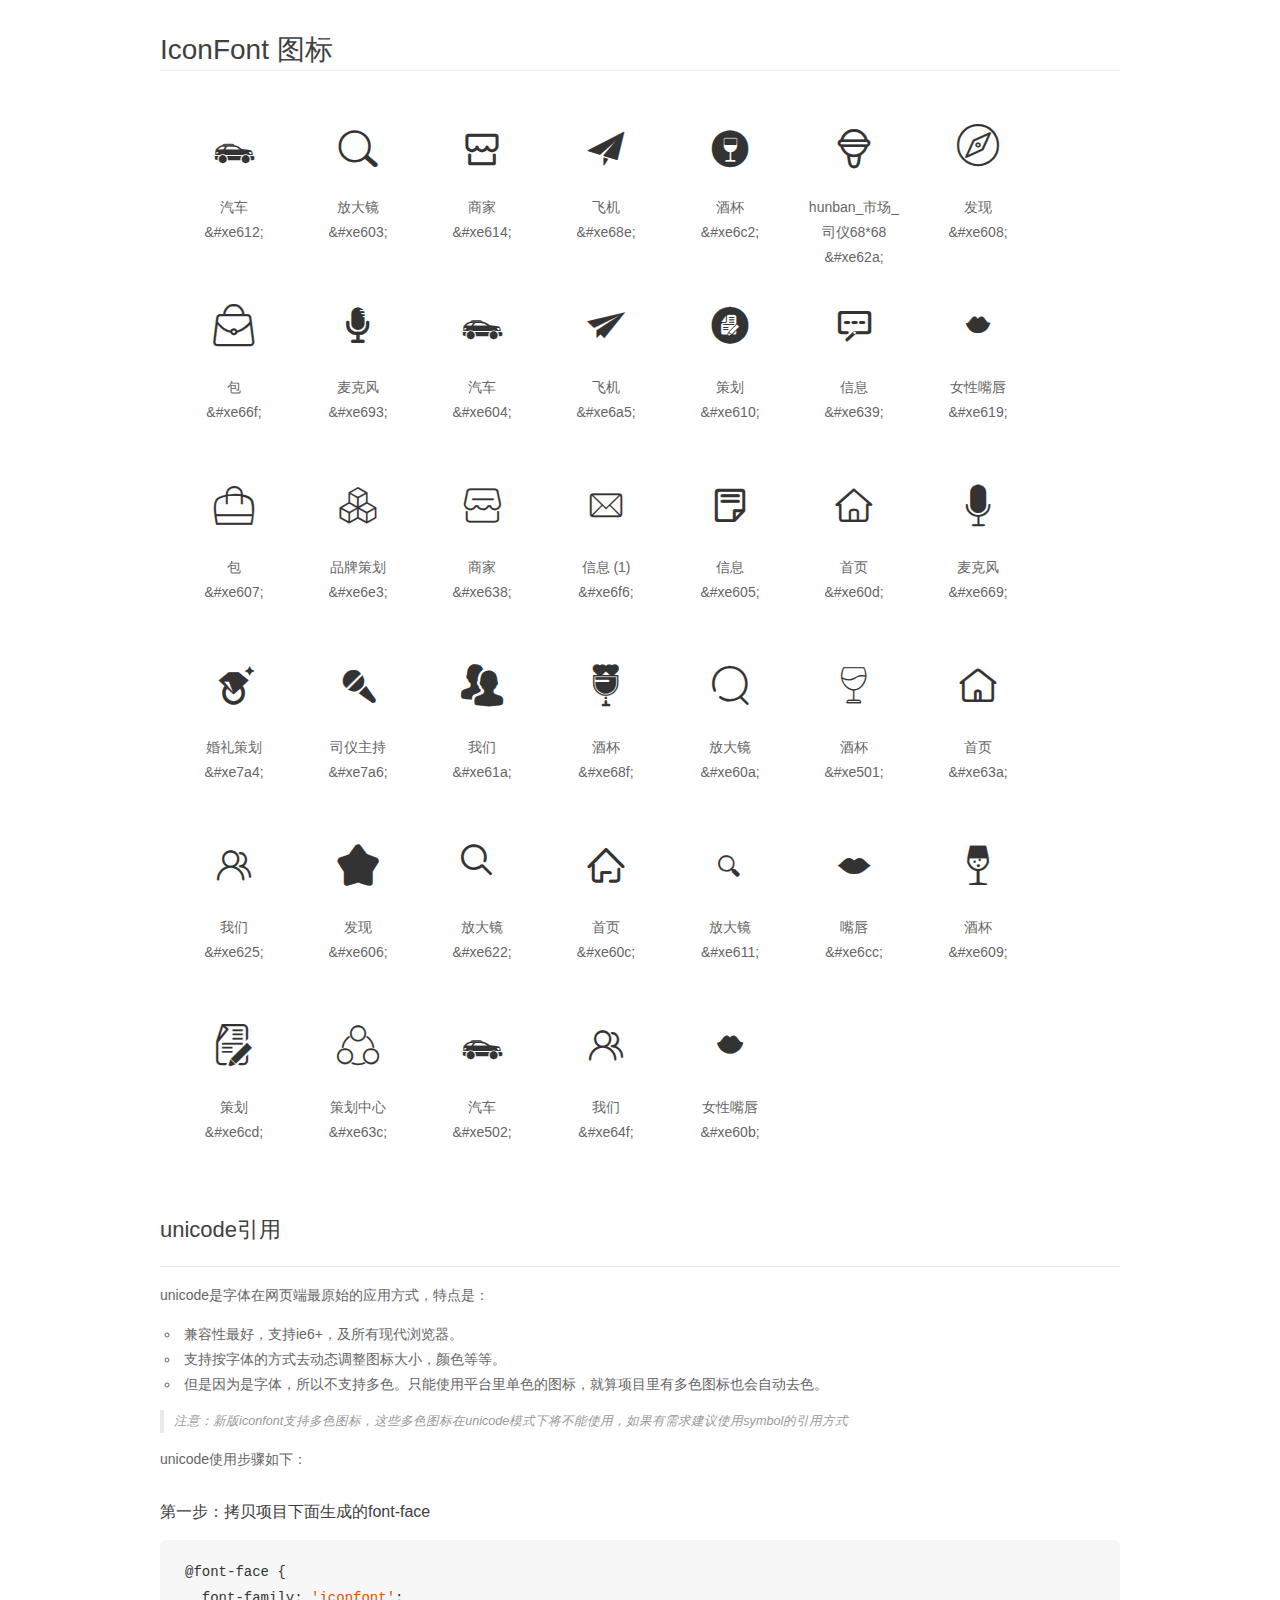
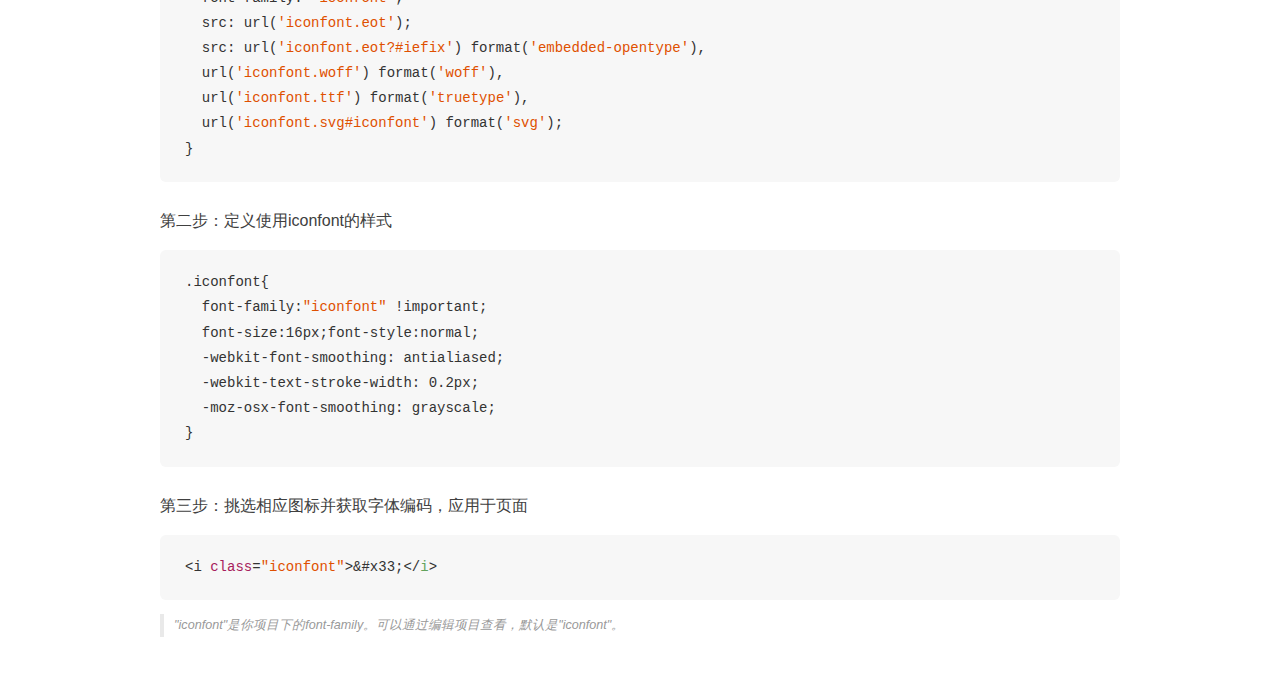
<file: iconfont/demo_unicode.html>
<!DOCTYPE html>
<html>
<head>
    <meta charset="utf-8"/>
    <title>IconFont</title>
    <link rel="stylesheet" href="demo.css">

    <style type="text/css">

        @font-face {font-family: "iconfont";
          src: url('iconfont.eot'); /* IE9*/
          src: url('iconfont.eot#iefix') format('embedded-opentype'), /* IE6-IE8 */
          url('iconfont.woff') format('woff'), /* chrome, firefox */
          url('iconfont.ttf') format('truetype'), /* chrome, firefox, opera, Safari, Android, iOS 4.2+*/
          url('iconfont.svg#iconfont') format('svg'); /* iOS 4.1- */
        }

        .iconfont {
          font-family:"iconfont" !important;
          font-size:16px;
          font-style:normal;
          -webkit-font-smoothing: antialiased;
          -webkit-text-stroke-width: 0.2px;
          -moz-osx-font-smoothing: grayscale;
        }

    </style>
</head>
<body>
    <div class="main markdown">
        <h1>IconFont 图标</h1>
        <ul class="icon_lists clear">
            
                <li>
                <i class="icon iconfont">&#xe612;</i>
                    <div class="name">汽车</div>
                    <div class="code">&amp;#xe612;</div>
                </li>
            
                <li>
                <i class="icon iconfont">&#xe603;</i>
                    <div class="name">放大镜</div>
                    <div class="code">&amp;#xe603;</div>
                </li>
            
                <li>
                <i class="icon iconfont">&#xe614;</i>
                    <div class="name">商家</div>
                    <div class="code">&amp;#xe614;</div>
                </li>
            
                <li>
                <i class="icon iconfont">&#xe68e;</i>
                    <div class="name">飞机</div>
                    <div class="code">&amp;#xe68e;</div>
                </li>
            
                <li>
                <i class="icon iconfont">&#xe6c2;</i>
                    <div class="name">酒杯</div>
                    <div class="code">&amp;#xe6c2;</div>
                </li>
            
                <li>
                <i class="icon iconfont">&#xe62a;</i>
                    <div class="name">hunban_市场_司仪68*68</div>
                    <div class="code">&amp;#xe62a;</div>
                </li>
            
                <li>
                <i class="icon iconfont">&#xe608;</i>
                    <div class="name">发现</div>
                    <div class="code">&amp;#xe608;</div>
                </li>
            
                <li>
                <i class="icon iconfont">&#xe66f;</i>
                    <div class="name">包</div>
                    <div class="code">&amp;#xe66f;</div>
                </li>
            
                <li>
                <i class="icon iconfont">&#xe693;</i>
                    <div class="name">麦克风</div>
                    <div class="code">&amp;#xe693;</div>
                </li>
            
                <li>
                <i class="icon iconfont">&#xe604;</i>
                    <div class="name">汽车</div>
                    <div class="code">&amp;#xe604;</div>
                </li>
            
                <li>
                <i class="icon iconfont">&#xe6a5;</i>
                    <div class="name">飞机</div>
                    <div class="code">&amp;#xe6a5;</div>
                </li>
            
                <li>
                <i class="icon iconfont">&#xe610;</i>
                    <div class="name">策划</div>
                    <div class="code">&amp;#xe610;</div>
                </li>
            
                <li>
                <i class="icon iconfont">&#xe639;</i>
                    <div class="name">信息</div>
                    <div class="code">&amp;#xe639;</div>
                </li>
            
                <li>
                <i class="icon iconfont">&#xe619;</i>
                    <div class="name">女性嘴唇</div>
                    <div class="code">&amp;#xe619;</div>
                </li>
            
                <li>
                <i class="icon iconfont">&#xe607;</i>
                    <div class="name">包</div>
                    <div class="code">&amp;#xe607;</div>
                </li>
            
                <li>
                <i class="icon iconfont">&#xe6e3;</i>
                    <div class="name">品牌策划</div>
                    <div class="code">&amp;#xe6e3;</div>
                </li>
            
                <li>
                <i class="icon iconfont">&#xe638;</i>
                    <div class="name">商家</div>
                    <div class="code">&amp;#xe638;</div>
                </li>
            
                <li>
                <i class="icon iconfont">&#xe6f6;</i>
                    <div class="name">信息 (1)</div>
                    <div class="code">&amp;#xe6f6;</div>
                </li>
            
                <li>
                <i class="icon iconfont">&#xe605;</i>
                    <div class="name">信息</div>
                    <div class="code">&amp;#xe605;</div>
                </li>
            
                <li>
                <i class="icon iconfont">&#xe60d;</i>
                    <div class="name">首页</div>
                    <div class="code">&amp;#xe60d;</div>
                </li>
            
                <li>
                <i class="icon iconfont">&#xe669;</i>
                    <div class="name">麦克风</div>
                    <div class="code">&amp;#xe669;</div>
                </li>
            
                <li>
                <i class="icon iconfont">&#xe7a4;</i>
                    <div class="name">婚礼策划</div>
                    <div class="code">&amp;#xe7a4;</div>
                </li>
            
                <li>
                <i class="icon iconfont">&#xe7a6;</i>
                    <div class="name">司仪主持</div>
                    <div class="code">&amp;#xe7a6;</div>
                </li>
            
                <li>
                <i class="icon iconfont">&#xe61a;</i>
                    <div class="name">我们</div>
                    <div class="code">&amp;#xe61a;</div>
                </li>
            
                <li>
                <i class="icon iconfont">&#xe68f;</i>
                    <div class="name">酒杯</div>
                    <div class="code">&amp;#xe68f;</div>
                </li>
            
                <li>
                <i class="icon iconfont">&#xe60a;</i>
                    <div class="name">放大镜</div>
                    <div class="code">&amp;#xe60a;</div>
                </li>
            
                <li>
                <i class="icon iconfont">&#xe501;</i>
                    <div class="name">酒杯</div>
                    <div class="code">&amp;#xe501;</div>
                </li>
            
                <li>
                <i class="icon iconfont">&#xe63a;</i>
                    <div class="name">首页</div>
                    <div class="code">&amp;#xe63a;</div>
                </li>
            
                <li>
                <i class="icon iconfont">&#xe625;</i>
                    <div class="name">我们</div>
                    <div class="code">&amp;#xe625;</div>
                </li>
            
                <li>
                <i class="icon iconfont">&#xe606;</i>
                    <div class="name">发现</div>
                    <div class="code">&amp;#xe606;</div>
                </li>
            
                <li>
                <i class="icon iconfont">&#xe622;</i>
                    <div class="name">放大镜</div>
                    <div class="code">&amp;#xe622;</div>
                </li>
            
                <li>
                <i class="icon iconfont">&#xe60c;</i>
                    <div class="name">首页</div>
                    <div class="code">&amp;#xe60c;</div>
                </li>
            
                <li>
                <i class="icon iconfont">&#xe611;</i>
                    <div class="name">放大镜</div>
                    <div class="code">&amp;#xe611;</div>
                </li>
            
                <li>
                <i class="icon iconfont">&#xe6cc;</i>
                    <div class="name">嘴唇</div>
                    <div class="code">&amp;#xe6cc;</div>
                </li>
            
                <li>
                <i class="icon iconfont">&#xe609;</i>
                    <div class="name">酒杯</div>
                    <div class="code">&amp;#xe609;</div>
                </li>
            
                <li>
                <i class="icon iconfont">&#xe6cd;</i>
                    <div class="name">策划</div>
                    <div class="code">&amp;#xe6cd;</div>
                </li>
            
                <li>
                <i class="icon iconfont">&#xe63c;</i>
                    <div class="name">策划中心</div>
                    <div class="code">&amp;#xe63c;</div>
                </li>
            
                <li>
                <i class="icon iconfont">&#xe502;</i>
                    <div class="name">汽车</div>
                    <div class="code">&amp;#xe502;</div>
                </li>
            
                <li>
                <i class="icon iconfont">&#xe64f;</i>
                    <div class="name">我们</div>
                    <div class="code">&amp;#xe64f;</div>
                </li>
            
                <li>
                <i class="icon iconfont">&#xe60b;</i>
                    <div class="name">女性嘴唇</div>
                    <div class="code">&amp;#xe60b;</div>
                </li>
            
        </ul>
        <h2 id="unicode-">unicode引用</h2>
        <hr>

        <p>unicode是字体在网页端最原始的应用方式，特点是：</p>
        <ul>
        <li>兼容性最好，支持ie6+，及所有现代浏览器。</li>
        <li>支持按字体的方式去动态调整图标大小，颜色等等。</li>
        <li>但是因为是字体，所以不支持多色。只能使用平台里单色的图标，就算项目里有多色图标也会自动去色。</li>
        </ul>
        <blockquote>
        <p>注意：新版iconfont支持多色图标，这些多色图标在unicode模式下将不能使用，如果有需求建议使用symbol的引用方式</p>
        </blockquote>
        <p>unicode使用步骤如下：</p>
        <h3 id="-font-face">第一步：拷贝项目下面生成的font-face</h3>
        <pre><code class="lang-js hljs javascript">@font-face {
  font-family: <span class="hljs-string">'iconfont'</span>;
  src: url(<span class="hljs-string">'iconfont.eot'</span>);
  src: url(<span class="hljs-string">'iconfont.eot?#iefix'</span>) format(<span class="hljs-string">'embedded-opentype'</span>),
  url(<span class="hljs-string">'iconfont.woff'</span>) format(<span class="hljs-string">'woff'</span>),
  url(<span class="hljs-string">'iconfont.ttf'</span>) format(<span class="hljs-string">'truetype'</span>),
  url(<span class="hljs-string">'iconfont.svg#iconfont'</span>) format(<span class="hljs-string">'svg'</span>);
}
</code></pre>
        <h3 id="-iconfont-">第二步：定义使用iconfont的样式</h3>
        <pre><code class="lang-js hljs javascript">.iconfont{
  font-family:<span class="hljs-string">"iconfont"</span> !important;
  font-size:<span class="hljs-number">16</span>px;font-style:normal;
  -webkit-font-smoothing: antialiased;
  -webkit-text-stroke-width: <span class="hljs-number">0.2</span>px;
  -moz-osx-font-smoothing: grayscale;
}
</code></pre>
        <h3 id="-">第三步：挑选相应图标并获取字体编码，应用于页面</h3>
        <pre><code class="lang-js hljs javascript">&lt;i <span class="hljs-class"><span class="hljs-keyword">class</span></span>=<span class="hljs-string">"iconfont"</span>&gt;&amp;#x33;<span class="xml"><span class="hljs-tag">&lt;/<span class="hljs-name">i</span>&gt;</span></span></code></pre>

        <blockquote>
        <p>"iconfont"是你项目下的font-family。可以通过编辑项目查看，默认是"iconfont"。</p>
        </blockquote>
    </div>


</body>
</html>
</file>
<file: font_jiantou/iconfont.css>
@font-face {font-family: "iconfont";
  src: url('iconfont.eot?t=1539607328388'); /* IE9*/
  src: url('iconfont.eot?t=1539607328388#iefix') format('embedded-opentype'), /* IE6-IE8 */
  url('[data-uri]') format('woff'),
  url('iconfont.ttf?t=1539607328388') format('truetype'), /* chrome, firefox, opera, Safari, Android, iOS 4.2+*/
  url('iconfont.svg?t=1539607328388#iconfont') format('svg'); /* iOS 4.1- */
}

.iconfont {
  font-family:"iconfont" !important;
  font-size:16px;
  font-style:normal;
  -webkit-font-smoothing: antialiased;
  -moz-osx-font-smoothing: grayscale;
}

.icon-jiantou-copy-copy:before { content: "\e668"; }

.icon-jiantou-copy-copy-copy:before { content: "\e669"; }
</file>
<file: iconfont/iconfont.css>
@font-face {font-family: "iconfont";
  src: url('iconfont.eot?t=1515206460278'); /* IE9*/
  src: url('iconfont.eot?t=1515206460278#iefix') format('embedded-opentype'), /* IE6-IE8 */
  url('[data-uri]') format('woff'),
  url('iconfont.ttf?t=1515206460278') format('truetype'), /* chrome, firefox, opera, Safari, Android, iOS 4.2+*/
  url('iconfont.svg?t=1515206460278#iconfont') format('svg'); /* iOS 4.1- */
}

.iconfont {
  font-family:"iconfont" !important;
  font-size:16px;
  font-style:normal;
  -webkit-font-smoothing: antialiased;
  -moz-osx-font-smoothing: grayscale;
}

.icon-che1:before { content: "\e612"; }

.icon-fangdajing:before { content: "\e603"; }

.icon-shangjia:before { content: "\e614"; }

.icon-feiji:before { content: "\e68e"; }

.icon-jiubei:before { content: "\e6c2"; }

.icon-hunbanshichangsiyi6868:before { content: "\e62a"; }

.icon-icon-yxj-empty-discover:before { content: "\e608"; }

.icon-baozhuanhuan:before { content: "\e66f"; }

.icon-1:before { content: "\e693"; }

.icon-che1-copy:before { content: "\e604"; }

.icon-feiji1:before { content: "\e6a5"; }

.icon-ch:before { content: "\e610"; }

.icon-xinxi:before { content: "\e639"; }

.icon-nvxingzuichun:before { content: "\e619"; }

.icon-bao:before { content: "\e607"; }

.icon-pinpaicehua:before { content: "\e6e3"; }

.icon-shangjia1:before { content: "\e638"; }

.icon-xinxi1:before { content: "\e6f6"; }

.icon-xinxi2:before { content: "\e605"; }

.icon-shouye:before { content: "\e60d"; }

.icon-maikefeng:before { content: "\e669"; }

.icon-hunlicehua:before { content: "\e7a4"; }

.icon-siyizhuchi:before { content: "\e7a6"; }

.icon-women:before { content: "\e61a"; }

.icon-glass:before { content: "\e68f"; }

.icon-fangdajing1:before { content: "\e60a"; }

.icon-jiubei1:before { content: "\e501"; }

.icon-home:before { content: "\e63a"; }

.icon-women1:before { content: "\e625"; }

.icon-explore:before { content: "\e606"; }

.icon-fangdajing2:before { content: "\e622"; }

.icon-shouye1:before { content: "\e60c"; }

.icon-fangdajing3:before { content: "\e611"; }

.icon-biaoqing_zuichun:before { content: "\e6cc"; }

.icon-jiubei2:before { content: "\e609"; }

.icon-cehua:before { content: "\e6cd"; }

.icon-cehuazhongxin:before { content: "\e63c"; }

.icon-che1-copy1:before { content: "\e502"; }

.icon-women2:before { content: "\e64f"; }

.icon-nvxingzuichun1:before { content: "\e60b"; }
</file>
<file: font_jiantou/demo.css>
*{margin: 0;padding: 0;list-style: none;}
/*
KISSY CSS Reset
理念：1. reset 的目的不是清除浏览器的默认样式，这仅是部分工作。清除和重置是紧密不可分的。
2. reset 的目的不是让默认样式在所有浏览器下一致，而是减少默认样式有可能带来的问题。
3. reset 期望提供一套普适通用的基础样式。但没有银弹，推荐根据具体需求，裁剪和修改后再使用。
特色：1. 适应中文；2. 基于最新主流浏览器。
维护：玉伯<lifesinger@gmail.com>, 正淳<ragecarrier@gmail.com>
 */

/** 清除内外边距 **/
body, h1, h2, h3, h4, h5, h6, hr, p, blockquote, /* structural elements 结构元素 */
dl, dt, dd, ul, ol, li, /* list elements 列表元素 */
pre, /* text formatting elements 文本格式元素 */
form, fieldset, legend, button, input, textarea, /* form elements 表单元素 */
th, td /* table elements 表格元素 */ {
  margin: 0;
  padding: 0;
}

/** 设置默认字体 **/
body,
button, input, select, textarea /* for ie */ {
  font: 12px/1.5 tahoma, arial, \5b8b\4f53, sans-serif;
}
h1, h2, h3, h4, h5, h6 { font-size: 100%; }
address, cite, dfn, em, var { font-style: normal; } /* 将斜体扶正 */
code, kbd, pre, samp { font-family: courier new, courier, monospace; } /* 统一等宽字体 */
small { font-size: 12px; } /* 小于 12px 的中文很难阅读，让 small 正常化 */

/** 重置列表元素 **/
ul, ol { list-style: none; }

/** 重置文本格式元素 **/
a { text-decoration: none; }
a:hover { text-decoration: underline; }


/** 重置表单元素 **/
legend { color: #000; } /* for ie6 */
fieldset, img { border: 0; } /* img 搭车：让链接里的 img 无边框 */
button, input, select, textarea { font-size: 100%; } /* 使得表单元素在 ie 下能继承字体大小 */
/* 注：optgroup 无法扶正 */

/** 重置表格元素 **/
table { border-collapse: collapse; border-spacing: 0; }

/* 清除浮动 */
.ks-clear:after, .clear:after {
  content: '\20';
  display: block;
  height: 0;
  clear: both;
}
.ks-clear, .clear {
  *zoom: 1;
}

.main {
  padding: 30px 100px;
width: 960px;
margin: 0 auto;
}
.main h1{font-size:36px; color:#333; text-align:left;margin-bottom:30px; border-bottom: 1px solid #eee;}

.helps{margin-top:40px;}
.helps pre{
  padding:20px;
  margin:10px 0;
  border:solid 1px #e7e1cd;
  background-color: #fffdef;
  overflow: auto;
}

.icon_lists{
  width: 100% !important;

}

.icon_lists li{
  float:left;
  width: 100px;
  height:180px;
  text-align: center;
  list-style: none !important;
}
.icon_lists .icon{
  font-size: 42px;
  line-height: 100px;
  margin: 10px 0;
  color:#333;
  -webkit-transition: font-size 0.25s ease-out 0s;
  -moz-transition: font-size 0.25s ease-out 0s;
  transition: font-size 0.25s ease-out 0s;

}
.icon_lists .icon:hover{
  font-size: 100px;
}



.markdown {
  color: #666;
  font-size: 14px;
  line-height: 1.8;
}

.highlight {
  line-height: 1.5;
}

.markdown img {
  vertical-align: middle;
  max-width: 100%;
}

.markdown h1 {
  color: #404040;
  font-weight: 500;
  line-height: 40px;
  margin-bottom: 24px;
}

.markdown h2,
.markdown h3,
.markdown h4,
.markdown h5,
.markdown h6 {
  color: #404040;
  margin: 1.6em 0 0.6em 0;
  font-weight: 500;
  clear: both;
}

.markdown h1 {
  font-size: 28px;
}

.markdown h2 {
  font-size: 22px;
}

.markdown h3 {
  font-size: 16px;
}

.markdown h4 {
  font-size: 14px;
}

.markdown h5 {
  font-size: 12px;
}

.markdown h6 {
  font-size: 12px;
}

.markdown hr {
  height: 1px;
  border: 0;
  background: #e9e9e9;
  margin: 16px 0;
  clear: both;
}

.markdown p,
.markdown pre {
  margin: 1em 0;
}

.markdown > p,
.markdown > blockquote,
.markdown > .highlight,
.markdown > ol,
.markdown > ul {
  width: 80%;
}

.markdown ul > li {
  list-style: circle;
}

.markdown > ul li,
.markdown blockquote ul > li {
  margin-left: 20px;
  padding-left: 4px;
}

.markdown > ul li p,
.markdown > ol li p {
  margin: 0.6em 0;
}

.markdown ol > li {
  list-style: decimal;
}

.markdown > ol li,
.markdown blockquote ol > li {
  margin-left: 20px;
  padding-left: 4px;
}

.markdown code {
  margin: 0 3px;
  padding: 0 5px;
  background: #eee;
  border-radius: 3px;
}

.markdown pre {
  border-radius: 6px;
  background: #f7f7f7;
  padding: 20px;
}

.markdown pre code {
  border: none;
  background: #f7f7f7;
  margin: 0;
}

.markdown strong,
.markdown b {
  font-weight: 600;
}

.markdown > table {
  border-collapse: collapse;
  border-spacing: 0px;
  empty-cells: show;
  border: 1px solid #e9e9e9;
  width: 95%;
  margin-bottom: 24px;
}

.markdown > table th {
  white-space: nowrap;
  color: #333;
  font-weight: 600;

}

.markdown > table th,
.markdown > table td {
  border: 1px solid #e9e9e9;
  padding: 8px 16px;
  text-align: left;
}

.markdown > table th {
  background: #F7F7F7;
}

.markdown blockquote {
  font-size: 90%;
  color: #999;
  border-left: 4px solid #e9e9e9;
  padding-left: 0.8em;
  margin: 1em 0;
  font-style: italic;
}

.markdown blockquote p {
  margin: 0;
}

.markdown .anchor {
  opacity: 0;
  transition: opacity 0.3s ease;
  margin-left: 8px;
}

.markdown .waiting {
  color: #ccc;
}

.markdown h1:hover .anchor,
.markdown h2:hover .anchor,
.markdown h3:hover .anchor,
.markdown h4:hover .anchor,
.markdown h5:hover .anchor,
.markdown h6:hover .anchor {
  opacity: 1;
  display: inline-block;
}

.markdown > br,
.markdown > p > br {
  clear: both;
}


.hljs {
  display: block;
  background: white;
  padding: 0.5em;
  color: #333333;
  overflow-x: auto;
}

.hljs-comment,
.hljs-meta {
  color: #969896;
}

.hljs-string,
.hljs-variable,
.hljs-template-variable,
.hljs-strong,
.hljs-emphasis,
.hljs-quote {
  color: #df5000;
}

.hljs-keyword,
.hljs-selector-tag,
.hljs-type {
  color: #a71d5d;
}

.hljs-literal,
.hljs-symbol,
.hljs-bullet,
.hljs-attribute {
  color: #0086b3;
}

.hljs-section,
.hljs-name {
  color: #63a35c;
}

.hljs-tag {
  color: #333333;
}

.hljs-title,
.hljs-attr,
.hljs-selector-id,
.hljs-selector-class,
.hljs-selector-attr,
.hljs-selector-pseudo {
  color: #795da3;
}

.hljs-addition {
  color: #55a532;
  background-color: #eaffea;
}

.hljs-deletion {
  color: #bd2c00;
  background-color: #ffecec;
}

.hljs-link {
  text-decoration: underline;
}

pre{
  background: #fff;
}
</file>
<file: iconfont/demo.css>
*{margin: 0;padding: 0;list-style: none;}
/*
KISSY CSS Reset
理念：1. reset 的目的不是清除浏览器的默认样式，这仅是部分工作。清除和重置是紧密不可分的。
2. reset 的目的不是让默认样式在所有浏览器下一致，而是减少默认样式有可能带来的问题。
3. reset 期望提供一套普适通用的基础样式。但没有银弹，推荐根据具体需求，裁剪和修改后再使用。
特色：1. 适应中文；2. 基于最新主流浏览器。
维护：玉伯<lifesinger@gmail.com>, 正淳<ragecarrier@gmail.com>
 */

/** 清除内外边距 **/
body, h1, h2, h3, h4, h5, h6, hr, p, blockquote, /* structural elements 结构元素 */
dl, dt, dd, ul, ol, li, /* list elements 列表元素 */
pre, /* text formatting elements 文本格式元素 */
form, fieldset, legend, button, input, textarea, /* form elements 表单元素 */
th, td /* table elements 表格元素 */ {
  margin: 0;
  padding: 0;
}

/** 设置默认字体 **/
body,
button, input, select, textarea /* for ie */ {
  font: 12px/1.5 tahoma, arial, \5b8b\4f53, sans-serif;
}
h1, h2, h3, h4, h5, h6 { font-size: 100%; }
address, cite, dfn, em, var { font-style: normal; } /* 将斜体扶正 */
code, kbd, pre, samp { font-family: courier new, courier, monospace; } /* 统一等宽字体 */
small { font-size: 12px; } /* 小于 12px 的中文很难阅读，让 small 正常化 */

/** 重置列表元素 **/
ul, ol { list-style: none; }

/** 重置文本格式元素 **/
a { text-decoration: none; }
a:hover { text-decoration: underline; }


/** 重置表单元素 **/
legend { color: #000; } /* for ie6 */
fieldset, img { border: 0; } /* img 搭车：让链接里的 img 无边框 */
button, input, select, textarea { font-size: 100%; } /* 使得表单元素在 ie 下能继承字体大小 */
/* 注：optgroup 无法扶正 */

/** 重置表格元素 **/
table { border-collapse: collapse; border-spacing: 0; }

/* 清除浮动 */
.ks-clear:after, .clear:after {
  content: '\20';
  display: block;
  height: 0;
  clear: both;
}
.ks-clear, .clear {
  *zoom: 1;
}

.main {
  padding: 30px 100px;
width: 960px;
margin: 0 auto;
}
.main h1{font-size:36px; color:#333; text-align:left;margin-bottom:30px; border-bottom: 1px solid #eee;}

.helps{margin-top:40px;}
.helps pre{
  padding:20px;
  margin:10px 0;
  border:solid 1px #e7e1cd;
  background-color: #fffdef;
  overflow: auto;
}

.icon_lists{
  width: 100% !important;

}

.icon_lists li{
  float:left;
  width: 100px;
  height:180px;
  text-align: center;
  list-style: none !important;
}
.icon_lists .icon{
  font-size: 42px;
  line-height: 100px;
  margin: 10px 0;
  color:#333;
  -webkit-transition: font-size 0.25s ease-out 0s;
  -moz-transition: font-size 0.25s ease-out 0s;
  transition: font-size 0.25s ease-out 0s;

}
.icon_lists .icon:hover{
  font-size: 100px;
}



.markdown {
  color: #666;
  font-size: 14px;
  line-height: 1.8;
}

.highlight {
  line-height: 1.5;
}

.markdown img {
  vertical-align: middle;
  max-width: 100%;
}

.markdown h1 {
  color: #404040;
  font-weight: 500;
  line-height: 40px;
  margin-bottom: 24px;
}

.markdown h2,
.markdown h3,
.markdown h4,
.markdown h5,
.markdown h6 {
  color: #404040;
  margin: 1.6em 0 0.6em 0;
  font-weight: 500;
  clear: both;
}

.markdown h1 {
  font-size: 28px;
}

.markdown h2 {
  font-size: 22px;
}

.markdown h3 {
  font-size: 16px;
}

.markdown h4 {
  font-size: 14px;
}

.markdown h5 {
  font-size: 12px;
}

.markdown h6 {
  font-size: 12px;
}

.markdown hr {
  height: 1px;
  border: 0;
  background: #e9e9e9;
  margin: 16px 0;
  clear: both;
}

.markdown p,
.markdown pre {
  margin: 1em 0;
}

.markdown > p,
.markdown > blockquote,
.markdown > .highlight,
.markdown > ol,
.markdown > ul {
  width: 80%;
}

.markdown ul > li {
  list-style: circle;
}

.markdown > ul li,
.markdown blockquote ul > li {
  margin-left: 20px;
  padding-left: 4px;
}

.markdown > ul li p,
.markdown > ol li p {
  margin: 0.6em 0;
}

.markdown ol > li {
  list-style: decimal;
}

.markdown > ol li,
.markdown blockquote ol > li {
  margin-left: 20px;
  padding-left: 4px;
}

.markdown code {
  margin: 0 3px;
  padding: 0 5px;
  background: #eee;
  border-radius: 3px;
}

.markdown pre {
  border-radius: 6px;
  background: #f7f7f7;
  padding: 20px;
}

.markdown pre code {
  border: none;
  background: #f7f7f7;
  margin: 0;
}

.markdown strong,
.markdown b {
  font-weight: 600;
}

.markdown > table {
  border-collapse: collapse;
  border-spacing: 0px;
  empty-cells: show;
  border: 1px solid #e9e9e9;
  width: 95%;
  margin-bottom: 24px;
}

.markdown > table th {
  white-space: nowrap;
  color: #333;
  font-weight: 600;

}

.markdown > table th,
.markdown > table td {
  border: 1px solid #e9e9e9;
  padding: 8px 16px;
  text-align: left;
}

.markdown > table th {
  background: #F7F7F7;
}

.markdown blockquote {
  font-size: 90%;
  color: #999;
  border-left: 4px solid #e9e9e9;
  padding-left: 0.8em;
  margin: 1em 0;
  font-style: italic;
}

.markdown blockquote p {
  margin: 0;
}

.markdown .anchor {
  opacity: 0;
  transition: opacity 0.3s ease;
  margin-left: 8px;
}

.markdown .waiting {
  color: #ccc;
}

.markdown h1:hover .anchor,
.markdown h2:hover .anchor,
.markdown h3:hover .anchor,
.markdown h4:hover .anchor,
.markdown h5:hover .anchor,
.markdown h6:hover .anchor {
  opacity: 1;
  display: inline-block;
}

.markdown > br,
.markdown > p > br {
  clear: both;
}


.hljs {
  display: block;
  background: white;
  padding: 0.5em;
  color: #333333;
  overflow-x: auto;
}

.hljs-comment,
.hljs-meta {
  color: #969896;
}

.hljs-string,
.hljs-variable,
.hljs-template-variable,
.hljs-strong,
.hljs-emphasis,
.hljs-quote {
  color: #df5000;
}

.hljs-keyword,
.hljs-selector-tag,
.hljs-type {
  color: #a71d5d;
}

.hljs-literal,
.hljs-symbol,
.hljs-bullet,
.hljs-attribute {
  color: #0086b3;
}

.hljs-section,
.hljs-name {
  color: #63a35c;
}

.hljs-tag {
  color: #333333;
}

.hljs-title,
.hljs-attr,
.hljs-selector-id,
.hljs-selector-class,
.hljs-selector-attr,
.hljs-selector-pseudo {
  color: #795da3;
}

.hljs-addition {
  color: #55a532;
  background-color: #eaffea;
}

.hljs-deletion {
  color: #bd2c00;
  background-color: #ffecec;
}

.hljs-link {
  text-decoration: underline;
}

pre{
  background: #fff;
}
</file>
